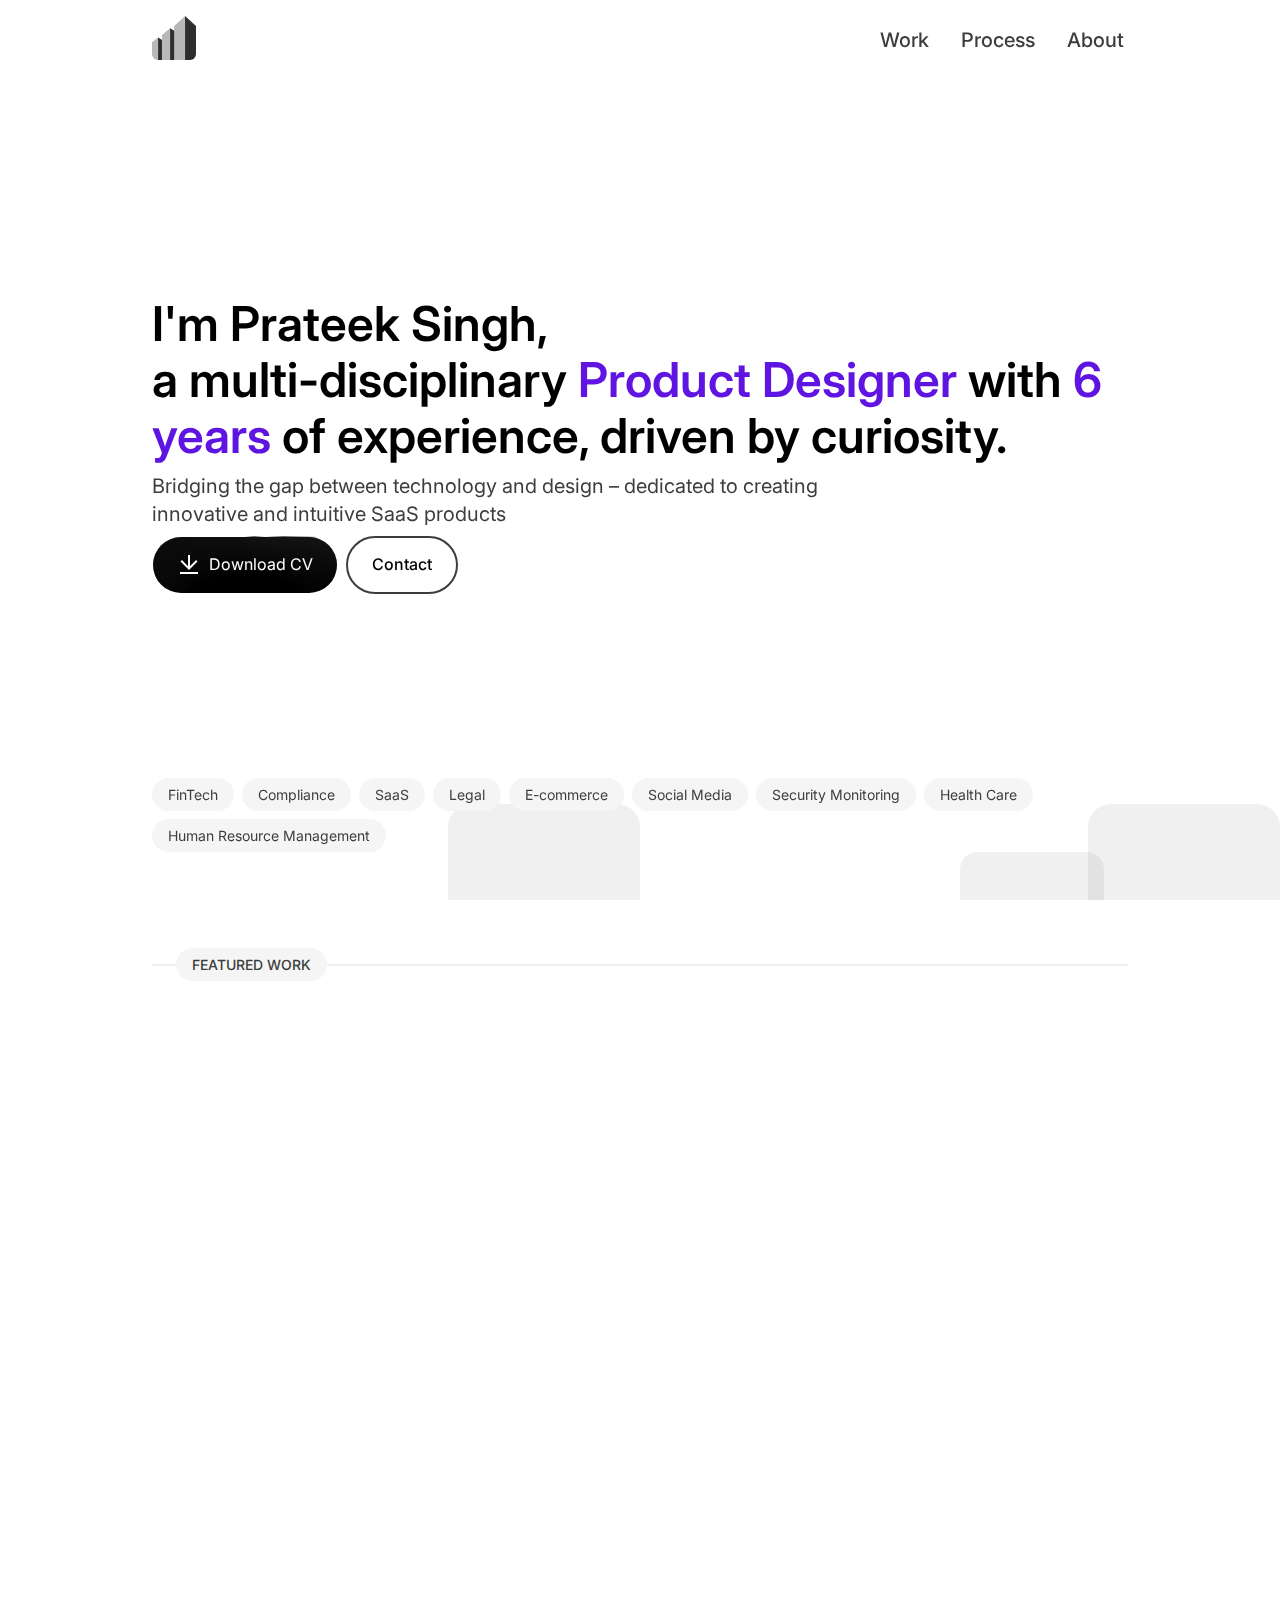
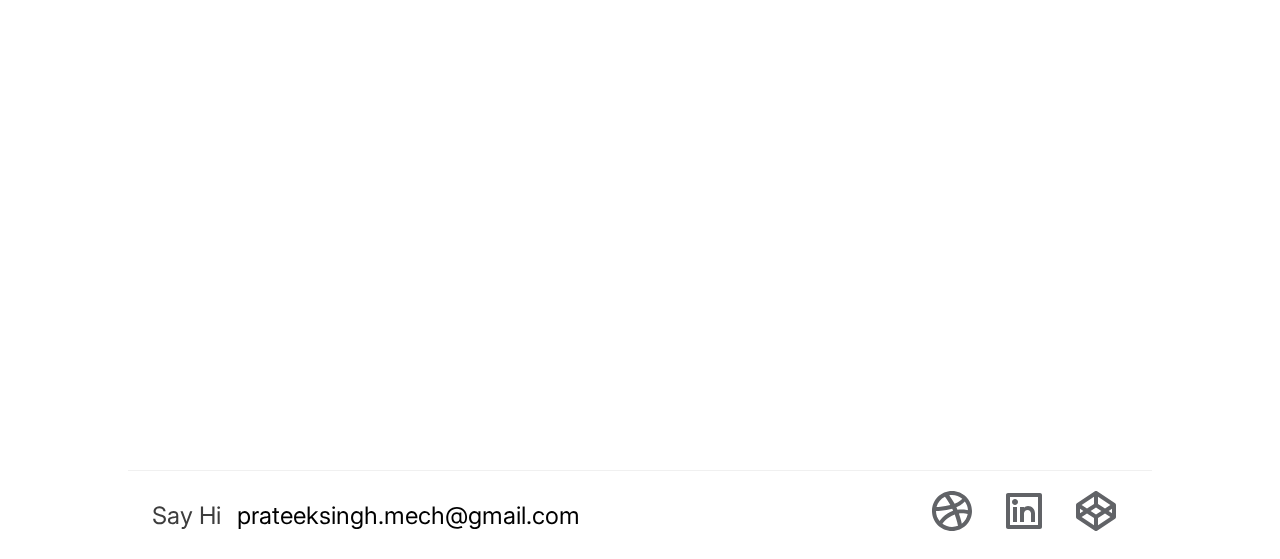
<file: index.html>
<!DOCTYPE html>
<html lang="en">
   <head>
      <meta charset="UTF-8" />
      <meta name="viewport" content="width=device-width, initial-scale=1.0" />
      <title>Prateek Singh | Product Designer & UI/UX Expert</title>
      <link
         rel="icon"
         type="image/png"
         href="/favicon-96x96.png"
         sizes="96x96"
      />
      <link rel="icon" type="image/svg+xml" href="/favicon.svg" />
      <link rel="shortcut icon" href="/favicon.ico" />
      <link
         rel="apple-touch-icon"
         sizes="180x180"
         href="/apple-touch-icon.png"
      />
      <!-- <link rel="manifest" href="/site.webmanifest" /> -->
      <meta
         property="og:title"
         content="Prateek Singh | Product Designer & UI/UX Expert"
      />
      <meta
         property="og:description"
         content="Explore Prateek’s portfolio showcasing innovative UI/UX and product design solutions. Case studies on SaaS, fintech, e-commerce, and custom dashboards."
      />
      <meta property="og:url" content="https://prateek.design" />
      <meta property="og:type" content="website" />
      <!-- <meta property="og:image" content="https://prateek.design/thumbnail.jpg"> -->
      <meta name="twitter:card" content="summary_large_image" />
      <meta
         name="twitter:title"
         content="Prateek | Product Designer & UI/UX Expert"
      />
      <meta
         name="twitter:description"
         content="A results-driven Product Designer creating intuitive UI/UX solutions. Explore detailed case studies and design work."
      />
      <!-- <meta name="twitter:image" content="https://prateek.design/thumbnail.jpg"> -->
      <link rel="preconnect" href="https://fonts.googleapis.com" />
      <link rel="preconnect" href="https://fonts.gstatic.com" crossorigin />
      <link
         href="https://fonts.googleapis.com/css2?family=Inter:ital,opsz,wght@0,14..32,100..900;1,14..32,100..900&display=swap"
         rel="stylesheet"
      />
      <link href="https://unpkg.com/aos@next/dist/aos.css" rel="stylesheet" />
      <link rel="stylesheet" href="style.css" />
   </head>
   <body>
      <header class="header">
         <div class="container">
            <div class="navbar">
               <a href="index.html" class="brands">
                  <img src="./assets/brands/Logo.svg" alt="logo" />
               </a>
               <nav class="nav">
                  <button class="nav__toggler">
                     <span class="nav__toggler--line"></span>
                     <span class="nav__toggler--line"></span>
                     <span class="nav__toggler--line"></span>
                  </button>
                  <div class="nav__wrapper">
                     <ul class="nav__list">
                        <li class="nav__list--item">
                           <a href="./pages/work.html">Work</a>
                        </li>
                        <li class="nav__list--item"><a href="">Process</a></li>
                        <li class="nav__list--item">
                           <a href="./pages/about.html">About</a>
                        </li>
                     </ul>
                  </div>
               </nav>
            </div>
         </div>
      </header>
      <main class="body">
         <div class="area">
            <ul class="circles">
               <li></li>
               <li></li>
               <li></li>
               <li></li>
               <li></li>
               <li></li>
               <li></li>
               <li></li>
               <li></li>
               <li></li>
            </ul>
         </div>
         <section class="hero">
            <div class="container">
               <div class="hero__content" data-aos="zoom-in">
                  <div class="hero__content--main">
                     <h1 class="hero__title">
                        I'm Prateek Singh,<br />
                        a multi-disciplinary
                        <span class="hero__highlight">Product Designer</span>
                        with <span class="hero__highlight">6 years</span> of
                        experience, driven by curiosity.
                     </h1>
                     <p class="hero__subtext">
                        Bridging the gap between technology and design –
                        dedicated to creating <br />
                        innovative and intuitive SaaS products
                     </p>
                     <div class="btn-group">
                        <button class="btn__CTA">
                           <img
                              src="./assets/icons/download-line.svg"
                              alt="download icon"
                           />
                           <span>Download CV</span>
                        </button>
                        <a class="btn__contact" href="mailto:prateeksingh.mech@gmail.com">Contact</a>
                     </div>
                  </div>
                  <div class="industry-tags">
                     <div class="industry-tags__tag"><p>FinTech</p></div>
                     <div class="industry-tags__tag"><p>Compliance</p></div>
                     <div class="industry-tags__tag"><p>SaaS</p></div>
                     <div class="industry-tags__tag"><p>Legal</p></div>
                     <div class="industry-tags__tag"><p>E-commerce</p></div>
                     <div class="industry-tags__tag"><p>Social Media</p></div>
                     <div class="industry-tags__tag">
                        <p>Security Monitoring</p>
                     </div>
                     <div class="industry-tags__tag"><p>Health Care</p></div>
                     <div class="industry-tags__tag">
                        <p>Human Resource Management</p>
                     </div>
                  </div>
               </div>
            </div>
         </section>
         <section class="work" id="work">
            <div class="container">
               <div class="section__content">
                  <div class="section">
                     <h2 class="section__title">Featured Work</h2>
                     <div class="section__divider"></div>
                  </div>
                  <ul class="work__list">
                     <li class="work__item work__item--one" data-aos="fade-up">
                        <a
                           href="./pages/private-equity.html"
                           class="work__item-anchor"
                        >
                           <div class="work__item-text">
                              <p class="work__item-company">Liquidity</p>
                              <h3 class="work__item-title">
                                 Private Equity Trading
                              </h3>
                              <p class="work__item-subtext">
                                 Trading platform enabling private stock
                                 trading, SBA (7a) loans, and auctions.
                              </p>
                              <button class="btn__read-more">
                                 <span>Read More</span>
                              </button>
                           </div>
                           <div class="work__img-wrapper">
                              <img
                                 src="./assets/images/LiquidityShowcase.png"
                                 alt="cover image"
                              />
                           </div>
                        </a>
                     </li>
                     <li class="work__item work__item--two" data-aos="fade-up">
                        <a
                           href="./pages/compliance.html"
                           class="work__item-anchor"
                        >
                           <div class="work__item-text">
                              <p class="work__item-company">Simplici</p>
                              <h3 class="work__item-title">
                                 User & Business Compliance
                              </h3>
                              <p class="work__item-subtext">
                                 Compliance platform specializing in KYC, KYB,
                                 Investor accreditation, and fund investment
                                 processes.
                              </p>
                              <button class="btn__read-more">
                                 <span>Read More</span>
                              </button>
                           </div>
                           <div class="work__img-wrapper">
                              <img
                                 src="./assets/images/SimpliciShowcase.png"
                                 alt="cover image"
                              />
                           </div>
                        </a>
                     </li>
                     <li
                        class="work__item work__item--three"
                        data-aos="fade-up"
                     >
                        <a href="./pages/esign.html" class="work__item-anchor">
                           <div class="work__item-text">
                              <p class="work__item-company">Simplici Sign</p>
                              <h3 class="work__item-title">
                                 Electronic Signing
                              </h3>
                              <p class="work__item-subtext">
                                 An electronic document signing tool for
                                 businesses and individuals.
                              </p>
                              <button class="btn__read-more">
                                 <span>Read More</span>
                              </button>
                           </div>
                           <div class="work__img-wrapper">
                              <img
                                 src="./assets/images/LiquidityShowcase.png"
                                 alt="cover image"
                              />
                           </div>
                        </a>
                     </li>
                     <li class="work__item work__item--four" data-aos="fade-up">
                        <a
                           href="./pages/reporting-dashboard.html"
                           class="work__item-anchor"
                        >
                           <div class="work__item-text">
                              <p class="work__item-company">
                                 Sparrow Marketing
                              </p>
                              <h3 class="work__item-title">Reporting Dev</h3>
                              <p class="work__item-subtext">
                                 A tool where users connect their backend data
                                 source to create personalized dashboards for
                                 themselves and their users.
                              </p>
                              <button class="btn__read-more">
                                 <span>Read More</span>
                              </button>
                           </div>
                           <div class="work__img-wrapper">
                              <img
                                 src="./assets/images/LiquidityShowcase.png"
                                 alt="cover image"
                              />
                           </div>
                        </a>
                     </li>
                     <li class="work__item work__item--five" data-aos="fade-up">
                        <a
                           href="./pages/captable.html"
                           class="work__item-anchor"
                        >
                           <div class="work__item-text">
                              <p class="work__item-company">Equity Table</p>
                              <h3 class="work__item-title">
                                 Capitalization Table
                              </h3>
                              <p class="work__item-subtext">
                                 A tool where users can manage private company
                                 capitalization table.
                              </p>
                              <button class="btn__read-more">
                                 <span>Read More</span>
                              </button>
                           </div>
                           <div class="work__img-wrapper">
                              <img
                                 src="./assets/images/LiquidityShowcase.png"
                                 alt="cover image"
                              />
                           </div>
                        </a>
                     </li>
                  </ul>
               </div>
            </div>
         </section>
         <section class="experience">
            <div class="container">
               <div class="section__content">
                  <div class="section">
                     <h2 class="section__title">Experience</h2>
                     <div class="section__divider"></div>
                  </div>
                  <div class="project-background__text" data-aos="zoom-in">
                     <h2 class="project-background__title">Experience</h2>
                     <div class="project-background__subtext">
                        <p>
                           My professional journey spans UI design and front-end
                           development, evolving into strategic product design
                           leadership. I've consistently focused on
                           user-centered solutions across diverse industries,
                           translating complex challenges into intuitive and
                           impactful digital experiences. My work emphasizes a
                           blend of creative problem-solving and data-driven
                           design.
                        </p>
                     </div>
                  </div>
                  <ul class="experience__list">
                     <li class="experience__item" data-aos="fade-up">
                        <div class="experience__company">
                           <img
                              class="experience__company--img"
                              src="./assets/brands/ComplianceInnovationIcon.svg"
                           />
                           <div class="experience__company--text">
                              <h4 class="experience__company--name">
                                 Compliance Innovation
                              </h4>
                              <p class="experience__period">
                                 3 years and counting
                              </p>
                           </div>
                        </div>
                        <ul class="experience__designations">
                           <li class="experience__designation">
                              <p class="experience__designation--title">
                                 Principal Product Designer
                              </p>
                              <span class="divider__circle"></span>
                              <p class="experience__designation--period">
                                 Apr 2023 - Now
                              </p>
                           </li>
                           <li class="experience__designation">
                              <p class="experience__designation--title">
                                 Product Designer
                              </p>
                              <span class="divider__circle"></span>
                              <p class="experience__designation--period">
                                 Mar 2022 - Mar 2023
                              </p>
                           </li>
                        </ul>
                     </li>
                     <li class="experience__item" data-aos="fade-up">
                        <div class="experience__company">
                           <img
                              class="experience__company--img"
                              src="./assets/brands/NixetIcon.svg"
                              alt="experience company icon"
                           />
                           <div class="experience__company--text">
                              <h4 class="experience__company--name">
                                 Nixet Technology
                              </h4>
                              <p class="experience__period">4 months</p>
                           </div>
                        </div>
                        <ul class="experience__designations">
                           <li class="experience__designation">
                              <p class="experience__designation--title">
                                 Product Designer
                              </p>
                              <span class="divider__circle"></span>
                              <p class="experience__designation--period">
                                 Nov 2021 - Mar 2022
                              </p>
                           </li>
                        </ul>
                     </li>
                     <li class="experience__item" data-aos="fade-up">
                        <div class="experience__company">
                           <img
                              class="experience__company--img"
                              src="./assets/brands/TechligentIcon.svg"
                              alt="experience company icon"
                           />
                           <div class="experience__company--text">
                              <h4 class="experience__company--name">
                                 Techligent Systems
                              </h4>
                              <p class="experience__period">2 years 3 months</p>
                           </div>
                        </div>
                        <ul class="experience__designations">
                           <li class="experience__designation">
                              <p class="experience__designation--title">
                                 UI Designer & Developer
                              </p>
                              <span class="divider__circle"></span>
                              <p class="experience__designation--period">
                                 Sep 2019 - Oct 2021
                              </p>
                           </li>
                        </ul>
                     </li>
                  </ul>
               </div>
            </div>
         </section>
      </main>
      <footer class="footer">
         <div class="container">
            <div class="footer__content">
               <div class="footer__mail d-flex">
                  <p class="footer__mail--hi">Say Hi</p>
                  <a href="mailto:prateeksingh.mech@gmail.com"
                     >prateeksingh.mech@gmail.com</a
                  >
               </div>
               <div class="footer__social">
                  <a
                     href="https://dribbble.com/renrevo"
                     target="_blank"
                     class="social-link"
                  >
                     <img
                        src="./assets/icons/dribbble-line.svg"
                        alt="dribbble icon"
                     />
                  </a>
                  <a
                     href="https://www.linkedin.com/in/renrevo/"
                     target="_blank"
                     class="social-link"
                  >
                     <img
                        src="./assets/icons/linkedin-box-line.svg"
                        alt="linkedin icon"
                     />
                  </a>
                  <a
                     href="https://codepen.io/renrevo"
                     target="_blank"
                     class="social-link"
                  >
                     <img
                        src="./assets/icons/codepen-line.svg"
                        alt="codepen icon"
                     />
                  </a>
               </div>
            </div>
         </div>
      </footer>
      <script src="script.js"></script>
      <script src="https://unpkg.com/aos@next/dist/aos.js"></script>
      <script>
         AOS.init();
         toggler();
      </script>
   </body>
</html>
</file>
<file: style.css>
*,
::before,
::after {
  box-sizing: border-box;
  padding: 0;
  margin: 0;
  font-family: "Inter", sans-serif;
}

a {
  text-decoration: none;
  color: inherit;
}

:root {
  --grey-100: hsl(0, 0%, 0%);
  --grey-90: hsl(0, 0%, 6%);
  --grey-80: hsl(0, 0%, 12%);
  --grey-70: hsl(0, 0%, 24%);
  --grey-60: hsl(0, 0%, 36%);
  --grey-50: hsl(0, 0%, 48%);
  --grey-40: hsl(0, 0%, 60%);
  --grey-30: hsl(0, 0%, 72%);
  --grey-20: hsl(0, 0%, 84%);
  --grey-10: hsl(0, 0%, 96%);
  --grey-0: hsl(0, 0%, 100%);
  --overlay-white-10: hsla(0, 0%, 100%, 0.06);
  --overlay-white-20: hsla(0, 0%, 100%, 0.12);
  --overlay-white-30: hsla(0, 0%, 100%, 0.24);
  --overlay-white-40: hsla(0, 0%, 100%, 0.36);
  --overlay-white-50: hsla(0, 0%, 100%, 0.48);
  --overlay-black-10: hsla(0, 0%, 0%, 0.06);
  --overlay-black-20: hsla(0, 0%, 0%, 0.12);
  --overlay-black-30: hsla(0, 0%, 0%, 0.24);
  --overlay-black-40: hsla(0, 0%, 0%, 0.36);
  --overlay-black-50: hsla(0, 0%, 0%, 0.48);
  --overlay-bg: var(--overlay-black-50);
  /* primary foundation */
  --primary-hue: 216;
  /* secondary foundation */
  --secondary-hue: 0;
  /* Light theme alias variables: These variables are used to define the color scheme for the light theme of the application. */
  --bg-color-100-light: var(--grey-0);
  --bg-color-90-light: var(--grey-10);
  --bg-color-invert-light: var(--grey-100);
  --text-color-100-light: var(--grey-100);
  --text-color-90-light: var(--grey-80);
  --text-color-80-light: var(--grey-70);
  --text-color-70-light: var(--grey-50);
  --text-color-invert-light: var(--grey-0);
  --overlay-color-10-light: var(--overlay-black-10);
  --overlay-color-20-light: var(--overlay-black-20);
  --overlay-color-30-light: var(--overlay-black-30);
  --overlay-color-40-light: var(--overlay-black-40);
  --overlay-color-50-light: var(--overlay-black-50);
  --border-color-10-light: var(--overlay-black-10);
  --border-color-20-light: var(--overlay-black-20);
  --border-color-30-light: var(--overlay-black-30);
  /* Dark theme alias variables are used to define colors for the dark mode of the website */
  --bg-color-100-dark: var(--grey-90);
  --bg-color-90-dark: var(--grey-80);
  --bg-color-invert-dark: var(--grey-0);
  --text-color-100-dark: var(--grey-0);
  --text-color-90-dark: var(--grey-20);
  --text-color-80-dark: var(--grey-30);
  --text-color-70-dark: var(--grey-50);
  --text-color-invert-dark: var(--grey-100);
  --overlay-color-10-dark: var(--overlay-white-10);
  --overlay-color-20-dark: var(--overlay-white-20);
  --overlay-color-30-dark: var(--overlay-white-30);
  --overlay-color-40-dark: var(--overlay-white-40);
  --overlay-color-50-dark: var(--overlay-white-50);
  --border-color-10-dark: var(--overlay-white-10);
  --border-color-20-dark: var(--overlay-white-20);
  --border-color-30-dark: var(--overlay-white-30);
  /* setting defaults */
  color-scheme: light;
  --bg-color-100: var(--bg-color-100-light);
  --bg-color-90: var(--bg-color-90-light);
  --bg-color-invert: var(--bg-color-invert-light);
  --text-color-100: var(--text-color-100-light);
  --text-color-90: var(--text-color-90-light);
  --text-color-80: var(--text-color-80-light);
  --text-color-70: var(--text-color-70-light);
  --text-color-invert: var(--text-color-invert-light);
  --overlay-color-10: var(--overlay-color-10-light);
  --overlay-color-20: var(--overlay-color-20-light);
  --overlay-color-30: var(--overlay-color-30-light);
  --overlay-color-40: var(--overlay-color-40-light);
  --overlay-color-50: var(--overlay-color-50-light);
  --border-color-10: var(--border-color-10-light);
  --border-color-20: var(--border-color-20-light);
  --border-color-30: var(--border-color-30-light);
  /* Shiny CTA */
  --shiny-cta-bg: var(--bg-color-invert);
  --shiny-cta-border-subtle: var(--border-color-20);
  --shiny-cta-text: var(--text-color-invert);
  --shiny-cta-highlight: hsl(0, 0%, 40%);
  --shiny-cta-highlight-subtle: hsl(0, 0%, 76%);
}

@media (prefers-color-scheme: light) {
  :root {
    color-scheme: light;
    --bg-color-100: var(--bg-color-100-light);
    --bg-color-90: var(--bg-color-90-light);
    --bg-color-invert: var(--bg-color-invert-light);
    --text-color-100: var(--text-color-100-light);
    --text-color-90: var(--text-color-90-light);
    --text-color-80: var(--text-color-80-light);
    --text-color-70: var(--text-color-70-light);
    --text-color-invert: var(--text-color-invert-light);
    --overlay-color-10: var(--overlay-color-10-light);
    --overlay-color-20: var(--overlay-color-20-light);
    --overlay-color-30: var(--overlay-color-30-light);
    --overlay-color-40: var(--overlay-color-40-light);
    --overlay-color-50: var(--overlay-color-50-light);
    --border-color-10: var(--border-color-10-light);
    --border-color-20: var(--border-color-20-light);
    --border-color-30: var(--border-color-30-light);
  }
}
/* This block defines the color variables for the light theme */
[color-scheme=light] {
  color-scheme: light;
  --bg-color-100: var(--bg-color-100-light);
  --bg-color-90: var(--bg-color-90-light);
  --bg-color-invert: var(--bg-color-invert-light);
  --text-color-100: var(--text-color-100-light);
  --text-color-90: var(--text-color-90-light);
  --text-color-80: var(--text-color-80-light);
  --text-color-70: var(--text-color-70-light);
  --text-color-invert: var(--text-color-invert-light);
  --overlay-color-10: var(--overlay-color-10-light);
  --overlay-color-20: var(--overlay-color-20-light);
  --overlay-color-30: var(--overlay-color-30-light);
  --overlay-color-40: var(--overlay-color-40-light);
  --overlay-color-50: var(--overlay-color-50-light);
  --border-color-10: var(--border-color-10-light);
  --border-color-20: var(--border-color-20-light);
  --border-color-30: var(--border-color-30-light);
}

/* This block defines the color variables for the dark theme */
[color-scheme=dark] {
  color-scheme: dark;
  --bg-color-100: var(--bg-color-100-dark);
  --bg-color-90: var(--bg-color-90-dark);
  --bg-color-invert: var(--bg-color-invert-dark);
  --text-color-100: var(--text-color-100-dark);
  --text-color-90: var(--text-color-90-dark);
  --text-color-80: var(--text-color-80-dark);
  --text-color-70: var(--text-color-70-dark);
  --text-color-invert: var(--text-color-invert-dark);
  --overlay-color-10: var(--overlay-color-10-dark);
  --overlay-color-20: var(--overlay-color-20-dark);
  --overlay-color-30: var(--overlay-color-30-dark);
  --overlay-color-40: var(--overlay-color-40-dark);
  --overlay-color-50: var(--overlay-color-50-dark);
  --border-color-10: var(--border-color-10-dark);
  --border-color-20: var(--border-color-20-dark);
  --border-color-30: var(--border-color-30-dark);
}

/* The .d-flex class is used to apply flexbox layout to an element */
.d-flex {
  display: flex;
}

/* The .d-grid class is used to apply a CSS Grid layout to an element */
.d-grid {
  display: grid;
}

/* The .container class is used to center the content and set a maximum width */
.container {
  max-width: 64rem;
  margin: 0 auto;
}

.brand {
  display: flex;
  align-items: center;
  gap: 1rem;
}
.brand > img {
  height: 3rem;
  border-radius: 0.5rem;
}
.brand > p {
  font-size: 1.25rem;
  font-weight: 500;
  color: var(--text-color-100);
}

.header {
  -webkit-backdrop-filter: blur(2rem);
          backdrop-filter: blur(2rem);
  display: block;
  position: sticky;
  top: 0;
  z-index: 1;
}

.navbar {
  display: flex;
  align-items: center;
  padding: 1rem;
}

.nav {
  order: 2;
  margin-left: auto;
  /*close icon*/
}
.nav__toggler {
  position: relative;
  padding: 0.5rem;
  display: grid;
  justify-content: center;
  align-content: space-evenly;
  width: 3rem;
  height: 3rem;
  background-color: transparent;
  border: none;
  cursor: pointer;
  z-index: 3;
  outline: none;
}
.nav__toggler--line {
  display: block;
  width: 30px;
  height: 3px;
  background-color: #222;
  /*from hamburger to cross*/
  transition: 0.4s;
}
.nav__toggler--line:first-child {
  margin-top: unset;
}
.nav__cross .nav__toggler--line:nth-child(1) {
  transform: rotate(-45deg) translate(-9px, 6px);
}
.nav__cross .nav__toggler--line:nth-child(2) {
  opacity: 0;
}
.nav__cross .nav__toggler--line:nth-child(3) {
  transform: rotate(45deg) translate(-7px, -5px);
}
.nav__wrapper {
  position: fixed;
  top: 0;
  right: 0;
  width: 100%;
  height: 100dvh;
  display: grid;
  padding-top: 6.5rem;
  padding-bottom: 1.5rem;
  background-color: var(--bg-color-100);
  will-change: transform;
  transition: transform 0.48s ease-in-out;
  transform: translateY(-100%);
}
.nav__active {
  transform: translateY(0%);
}
.nav__list {
  display: flex;
  flex-direction: column;
}
.nav__list--item {
  list-style: none;
  display: flex;
  font-size: 3rem;
  font-weight: 500;
}
.nav__list--item > a {
  text-decoration: none;
  width: 100%;
  color: var(--text-color-80);
  padding: 0.25rem 1.5rem;
}
.nav__list--item > a:hover {
  background-color: var(--overlay-color-10);
}

.btn {
  border: none;
}
.btn-group {
  display: flex;
  gap: 0.5rem;
}
.btn__CTA {
  display: flex;
  gap: 0.5rem;
  --animation: gradient-angle linear infinite;
  --duration: 3s;
  --shadow-size: 2px;
  isolation: isolate;
  position: relative;
  overflow: hidden;
  cursor: pointer;
  outline-offset: 4px;
  padding: 1rem 1.5rem;
  font-family: inherit;
  font-size: 1rem;
  line-height: 1.2;
  border: 1px solid transparent;
  border-radius: 360px;
  color: var(--shiny-cta-text);
  background: linear-gradient(var(--shiny-cta-bg), var(--shiny-cta-bg)) padding-box, conic-gradient(from calc(var(--gradient-angle) - var(--gradient-angle-offset)), transparent, var(--shiny-cta-highlight) var(--gradient-percent), var(--gradient-shine) calc(var(--gradient-percent) * 2), var(--shiny-cta-highlight) calc(var(--gradient-percent) * 3), transparent calc(var(--gradient-percent) * 4)) border-box;
  box-shadow: inset 0 0 0 1px var(--shiny-cta-border-subtle);
  width: -moz-fit-content;
  width: fit-content;
}
.btn__CTA > span {
  white-space: nowrap;
  display: flex;
  align-items: center;
}
.btn__CTA::before, .btn__CTA::after,
.btn__CTA span::before {
  content: "";
  pointer-events: none;
  position: absolute;
  inset-inline-start: 50%;
  inset-block-start: 50%;
  translate: -50% -50%;
  z-index: -1;
}
.btn__CTA:active {
  translate: 0 1px;
}
.btn__contact, .btn__read-more {
  cursor: pointer;
  display: flex;
  gap: 0.5rem;
  padding: 1rem 1.5rem;
  color: var(--text-color-100);
  font-size: 1rem;
  font-weight: 500;
  width: -moz-fit-content;
  width: fit-content;
  white-space: nowrap;
  border: 2px solid var(--text-color-80);
  border-radius: 10rem;
  background-color: transparent;
  transition: background-color 0.48s ease-in-out, color 0.48s ease-in-out;
}
.btn__contact:hover, .btn__read-more:hover {
  background-color: var(--bg-color-invert);
  color: var(--text-color-invert);
}
.btn__read-more {
  margin-top: 0.5rem;
}

.area {
  width: 100%;
  height: 100dvh;
  position: fixed;
  inset: 0;
  z-index: -1;
}

.circles {
  position: absolute;
  top: 0;
  left: 0;
  width: 100%;
  height: 100%;
  overflow: hidden;
}

.circles li {
  position: absolute;
  display: block;
  list-style: none;
  width: 1.5rem;
  height: 1.5rem;
  background: var(--overlay-color-10);
  animation: animate 12s linear infinite;
  bottom: -6rem;
  border-radius: 12%;
}

.circles li:nth-child(1) {
  left: 25%;
  width: 6rem;
  height: 6rem;
  animation-delay: 0s;
}

.circles li:nth-child(2) {
  left: 10%;
  width: 1rem;
  height: 1rem;
  animation-delay: 2s;
  animation-duration: 12s;
}

.circles li:nth-child(3) {
  left: 70%;
  width: 1.25rem;
  height: 1.25rem;
  animation-delay: 2s;
}

.circles li:nth-child(4) {
  left: 40%;
  width: 60px;
  height: 60px;
  animation-delay: 0s;
  animation-duration: 18s;
}

.circles li:nth-child(5) {
  left: 65%;
  width: 1.25rem;
  height: 1.25rem;
  animation-delay: 1s;
}

.circles li:nth-child(6) {
  left: 75%;
  width: 9rem;
  height: 9rem;
  animation-delay: 2s;
}

.circles li:nth-child(7) {
  left: 35%;
  width: 12rem;
  height: 12rem;
  animation-delay: 1s;
}

.circles li:nth-child(8) {
  left: 50%;
  width: 1.5rem;
  height: 1.5rem;
  animation-delay: 2s;
  animation-duration: 45s;
}

.circles li:nth-child(9) {
  left: 20%;
  width: 1rem;
  height: 1rem;
  animation-delay: 1s;
  animation-duration: 35s;
}

.circles li:nth-child(10) {
  left: 85%;
  width: 12rem;
  height: 12rem;
  animation-delay: 0s;
  animation-duration: 11s;
}

@keyframes animate {
  0% {
    transform: translateY(0) rotate(0deg);
    opacity: 1;
  }
  100% {
    transform: translateY(-1000px) rotate(720deg);
    opacity: 0;
  }
}
.hero__content {
  height: calc(100dvh - 5rem);
  display: flex;
  flex-direction: column;
  padding: 1.5rem 1rem;
  justify-content: center;
  gap: 1.5rem;
}
.hero__content--main {
  display: flex;
  flex-direction: column;
  justify-content: center;
  height: 100%;
  gap: 0.5rem;
}
.hero__title {
  font-size: 2rem;
  line-height: 2.25rem;
  font-weight: 600;
  color: var(--text-color-100);
}
.hero__highlight {
  color: #5f14e1;
}
.hero__subtext {
  font-size: 1rem;
  line-height: 1.5rem;
  font-weight: 400;
  color: var(--text-color-80);
}
.hero-work__content {
  height: calc(40vh - 5rem);
  display: flex;
  flex-direction: column;
  padding: 2rem 1rem;
  justify-content: center;
  gap: 1.5rem;
}
.hero-work__content--main {
  display: flex;
  flex-direction: column;
  justify-content: flex-end;
  height: 100%;
  gap: 0.5rem;
}
.hero-work__title {
  font-size: 2rem;
  line-height: 2.25rem;
  font-weight: 600;
  color: var(--text-color-100);
}

/* Shiny CTA */
@property --gradient-angle {
  syntax: "<angle>";
  initial-value: 0deg;
  inherits: false;
}
@property --gradient-angle-offset {
  syntax: "<angle>";
  initial-value: 0deg;
  inherits: false;
}
@property --gradient-percent {
  syntax: "<percentage>";
  initial-value: 5%;
  inherits: false;
}
@property --gradient-shine {
  syntax: "<color>";
  initial-value: white;
  inherits: false;
}
/* Dots pattern */
.btn__CTA::before {
  --size: calc(100% - var(--shadow-size) * 0.25);
  --position: 2px;
  --space: calc(var(--position) * 2);
  width: var(--size);
  height: var(--size);
  background: radial-gradient(circle at var(--position) var(--position), var(--text-color-invert) calc(var(--position) / 4), transparent 0) padding-box;
  background-size: var(--space) var(--space);
  background-repeat: space;
  -webkit-mask-image: conic-gradient(from calc(var(--gradient-angle) + 45deg), black, transparent 10% 90%, black);
          mask-image: conic-gradient(from calc(var(--gradient-angle) + 45deg), black, transparent 10% 90%, black);
  border-radius: inherit;
  opacity: 0.4;
  z-index: -1;
}

/* Inner shimmer */
.btn__CTA::after {
  --animation: shimmer linear infinite;
  width: 100%;
  aspect-ratio: 1;
  background: linear-gradient(-50deg, transparent, var(--shiny-cta-highlight), transparent);
  -webkit-mask-image: radial-gradient(circle at bottom, transparent 40%, rgb(0, 0, 0));
          mask-image: radial-gradient(circle at bottom, transparent 40%, rgb(0, 0, 0));
  opacity: 0.6;
}

.btn__CTA span {
  z-index: 1;
}
.btn__CTA span::before {
  --size: calc(100% + 1rem);
  width: var(--size);
  height: var(--size);
  box-shadow: inset 0 -1ex 2rem 4px var(--shiny-cta-highlight);
  opacity: 0;
}

/* Animate */
.btn__CTA {
  --transition: 800ms cubic-bezier(0.25, 1, 0.5, 1);
  transition: var(--transition);
  transition-property: --gradient-angle-offset, --gradient-percent, --gradient-shine;
}
.btn__CTA, .btn__CTA::before, .btn__CTA::after {
  animation: var(--animation) var(--duration), var(--animation) calc(var(--duration) / 0.4) reverse paused;
  animation-composition: add;
}
.btn__CTA span::before {
  transition: opacity var(--transition);
  animation: calc(var(--duration) * 1.5) breathe linear infinite;
}

.shiny-cta:is(:hover, :focus-visible) {
  --gradient-percent: 20%;
  --gradient-angle-offset: 95deg;
  --gradient-shine: var(--shiny-cta-highlight-subtle);
}
.shiny-cta:is(:hover, :focus-visible), .shiny-cta:is(:hover, :focus-visible)::before, .shiny-cta:is(:hover, :focus-visible)::after {
  animation-play-state: running;
}
.shiny-cta:is(:hover, :focus-visible) span::before {
  opacity: 1;
}

@keyframes gradient-angle {
  to {
    --gradient-angle: 360deg;
  }
}
@keyframes shimmer {
  to {
    rotate: 360deg;
  }
}
@keyframes breathe {
  from, to {
    scale: 1;
  }
  50% {
    scale: 1.2;
  }
}
.industry-tags {
  display: flex;
  gap: 0.5rem;
  flex-wrap: wrap;
}
.industry-tags__tag {
  width: -moz-fit-content;
  width: fit-content;
  font-size: 0.875rem;
  padding: 0.5rem 1rem;
  background-color: var(--bg-color-90);
  border-radius: 10rem;
  color: var(--text-color-80);
}
.industry-tags__tag--green {
  background-color: hsl(132, 72%, 78%);
}

.section {
  position: relative;
}
.section__content {
  padding: 1.5rem 1rem;
  display: grid;
  gap: 1.5rem;
}
.section__title {
  font-size: 0.875rem;
  font-weight: 500;
  color: var(--text-color-80);
  padding: 0.5rem 1rem;
  background-color: var(--bg-color-90);
  width: -moz-fit-content;
  width: fit-content;
  border-radius: 10rem;
  text-transform: uppercase;
  margin-left: 1rem;
}
.section__divider {
  width: 100%;
  height: 2px;
  background-color: var(--border-color-10);
  margin: 0 auto;
  position: absolute;
  top: 50%;
  transform: translateY(-50%);
  z-index: -1;
}

.divider__circle {
  display: inline-block;
  width: 0.25rem;
  height: 0.25rem;
  background-color: var(--overlay-color-50);
  border-radius: 10rem;
}

.experience__list {
  display: grid;
  gap: 1rem;
}
.experience__item {
  list-style: none;
  display: grid;
  gap: 0.5rem;
}
.experience__company {
  display: flex;
  gap: 1rem;
  align-items: center;
}
.experience__company--img {
  width: 3.5rem;
  height: 3.5rem;
  background-color: var(--bg-color-90);
  border-radius: 0.5rem;
  display: block;
}
.experience__company--text {
  display: grid;
  gap: 0.25rem;
}
.experience__company--name {
  font-size: 1.25rem;
  line-height: 1.75rem;
  font-weight: 500;
  color: var(--text-color-100);
}
.experience__period {
  color: var(--text-color-70);
  line-height: 1.5rem;
}
.experience__designations {
  display: grid;
  gap: 0.5rem;
}
.experience__designation {
  display: flex;
  flex-direction: column;
  gap: 0.25rem;
}
.experience__designation > span {
  display: none;
}
.experience__designation--title {
  color: var(--text-color-90);
}
.experience__designation--period {
  color: var(--text-color-70);
}

.parallax {
  align-content: center;
  align-items: center;
  background-color: var(--bg-color-90);
  display: flex;
  flex: none;
  flex-direction: row;
  flex-wrap: nowrap;
  gap: 10px;
  height: 60vh;
  justify-content: center;
  max-width: 100%;
  overflow: hidden;
  padding: 0;
  position: relative;
  width: 100%;
}
.parallax__wrapper {
  will-change: transform;
  opacity: 1;
  transform: none;
  flex: none;
  height: 100%;
  position: absolute;
  left: 0;
  right: 0;
}
.parallax__img {
  position: absolute;
  border-radius: inherit;
  inset: 0;
  perspective: 1px;
  transform-style: preserve-3d;
}
.parallax__img > img {
  display: block;
  width: 100%;
  height: 100%;
  border-radius: inherit;
  -o-object-position: center;
     object-position: center;
  -o-object-fit: cover;
     object-fit: cover;
  transform: translateZ(-1px) scale(2);
}

.work__list {
  display: grid;
  gap: 2rem;
}
.work__item {
  list-style: none;
  width: 100%;
  border-radius: 1rem;
  overflow: hidden;
}
.work__item--one {
  background: linear-gradient(90deg, #afedfd 0%, #dbd9f2 100%);
}
.work__item--two {
  background: linear-gradient(90deg, #f3e7e9 0%, #e3eeff 99%, #e3eeff 100%);
}
.work__item--three {
  background: linear-gradient(90deg, #abecd6 0%, #fbed96 100%);
}
.work__item--four {
  background: linear-gradient(90deg, #dfe9f3 0%, #fff 100%);
}
.work__item--five {
  background-image: linear-gradient(-225deg, #E3FDF5 0%, #FFE6FA 100%);
}
.work__item--six {
  background: linear-gradient(90deg, #fdfcfb 0%, #e2d1c3 100%);
}
.work__item--seven {
  background: linear-gradient(90deg, #b7f5e6 0%, #edd2f9 48%, #bcb4f9 100%);
}
.work__item--eight {
  background: linear-gradient(90deg, #ffecd2 0%, #fcb69f 100%);
}
.work__item--nine {
  background-image: linear-gradient(to top, #dad4ec 0%, #dad4ec 1%, #f3e7e9 100%);
}
.work__item-anchor {
  display: flex;
  flex-direction: column;
}
.work__item-anchor:hover > .work__img-wrapper {
  transform: scale3d(1.05, 1.05, 1.05);
  transition: transform 0.24s ease-in-out;
}
.work__item-text {
  width: 100%;
  align-self: flex-end;
  padding: 1.5rem;
  display: grid;
  gap: 0.5rem;
}
.work__item-company {
  font-size: 1rem;
  font-weight: 500;
  color: var(--text-color-70);
}
.work__item-title {
  font-size: 1.5rem;
  font-weight: 600;
  color: var(--text-color-100);
}
.work__item-subtext {
  font-size: 1rem;
  font-weight: 500;
  color: var(--text-color-80);
}
.work__img-wrapper {
  margin-left: 1.5rem;
  margin-right: 1.5rem;
}
.work__img-wrapper > img {
  display: block;
  width: 100%;
  -o-object-fit: contain;
     object-fit: contain;
  -o-object-position: right;
     object-position: right;
  max-height: 24rem;
}

.project-detail__content, .project-background__content {
  display: grid;
  gap: 1.5rem;
  padding: 1.5rem 1rem;
}
.project-detail__text, .project-background__text {
  display: grid;
  gap: 0.5rem;
}
.project-detail__title, .project-background__title {
  font-size: 2rem;
  line-height: 2.5rem;
  font-weight: 600;
  color: var(--text-color-100);
}
.project-detail__subtext, .project-background__subtext {
  color: var(--text-color-80);
  font-size: 1rem;
  line-height: 1.5rem;
}
.project-detail__card, .project-background__card {
  display: grid;
  gap: 1.5rem;
  background-color: var(--bg-color-90);
  border-radius: 0.5rem;
}
.project-detail__item, .project-background__item {
  list-style: none;
  padding-top: 0.5rem;
  padding-bottom: 0.5rem;
}
.project-detail__item:nth-child(n+2), .project-background__item:nth-child(n+2) {
  border-top: 1px solid var(--border-color-10);
}
.project-detail__item:last-child, .project-background__item:last-child {
  padding-bottom: unset;
}
.project-detail__item > label, .project-background__item > label {
  color: var(--text-color-80);
}
.project-detail__item > p, .project-background__item > p {
  color: var(--text-color-90);
  font-weight: 500;
  margin-top: 0.25rem;
}
.project-detail__card {
  padding: 1.5rem 1rem;
}
.project-background__cards {
  display: flex;
  gap: 1rem;
  overflow-x: scroll;
  scrollbar-width: none;
}
.project-background__card {
  position: relative;
  min-width: 90%;
}
.project-background__img {
  max-height: 18rem;
  position: relative;
  z-index: 1;
}
.project-background__img > img {
  -o-object-fit: contain;
     object-fit: contain;
  width: 100%;
  height: 100%;
  display: block;
}
.project-background__number {
  font-size: 9rem;
  line-height: 9rem;
  font-weight: 700;
  color: var(--overlay-color-20);
  position: absolute;
  bottom: 1.5rem;
  left: 1.5rem;
}
.project-background__description {
  font-size: 1.25rem;
  font-weight: 500;
  color: var(--text-color-90);
  padding: 1.5rem 1rem 0 1rem;
}

.footer__content {
  padding: 1rem;
  border-top: 1px solid var(--border-color-10);
  overflow: hidden;
  display: grid;
  gap: 1rem;
}
.footer__mail {
  gap: 0.5rem;
  font-size: 1rem;
}
.footer__mail--hi {
  color: var(--text-color-80);
  white-space: nowrap;
}

.social-link {
  border: none;
  font-size: 2rem;
  padding: 0.5rem;
  border-radius: 0.25rem;
  color: var(--text-color-90);
  background-color: transparent;
  opacity: 0.8;
}
.social-link:hover {
  opacity: 1;
  transition: opacity 0.24s ease-in-out;
}

@media (min-width: 48rem) {
  .hero__content, .hero-work__content {
    padding: 3rem 1.5rem;
    gap: 1rem;
  }
  .hero__title, .hero-work__title {
    font-size: 2.5rem;
    line-height: 3rem;
  }
  .hero__subtext, .hero-work__subtext {
    font-size: 1.25rem;
    line-height: 1.75rem;
  }
  .section__content {
    padding: 3rem 1.5rem;
    gap: 2rem;
  }
  .section__title {
    margin-left: 1.5rem;
  }
  .experience__item {
    grid-template-columns: 1fr 1fr;
    gap: 3rem;
  }
  .experience__designation {
    flex-direction: unset;
    align-items: center;
    gap: 0.5rem;
  }
  .experience__designation > span {
    display: block;
  }
  .work__item-anchor {
    flex-direction: unset;
    height: 24rem;
  }
  .work__item-text {
    padding: 2.5rem;
  }
  .work__img-wrapper {
    margin-left: unset;
    margin-top: 2.5rem;
    margin-right: 2.5rem;
  }
  .work__img-wrapper > img {
    width: unset;
    height: 100%;
  }
  .project-detail__content, .project-background__content {
    padding: 3rem 1.5rem;
  }
  .project-detail__text, .project-background__text {
    grid-template-columns: 1fr 1fr;
    gap: 3rem;
  }
  .project-detail__title, .project-background__title {
    font-size: 2.5rem;
    line-height: 4rem;
  }
  .project-detail__card, .project-background__card {
    grid-template-columns: 1fr 1fr;
    gap: 3rem;
  }
  .project-detail__card {
    padding: 2rem;
  }
  .project-background__cards {
    gap: 1.5rem;
  }
  .project-background__img {
    max-height: 24rem;
  }
  .project-background__description {
    padding: 2rem 0 2rem 2rem;
  }
  .project-background__number {
    left: 2rem;
    bottom: 2rem;
  }
  .footer__content {
    padding: 1rem 1.5rem;
    display: flex;
    justify-content: space-between;
    align-items: center;
    gap: 0.5rem;
  }
  .footer__mail {
    gap: 1rem;
    font-size: 1.5rem;
  }
}
@media (min-width: 64rem) {
  .btn__contact {
    margin-left: unset;
  }
  .navbar {
    padding: 1rem 1.5rem;
    justify-content: space-between;
  }
  .nav {
    order: unset;
  }
  .nav__toggler {
    display: none;
  }
  .nav__wrapper {
    position: unset;
    display: block;
    padding: unset;
    background-color: unset;
    height: unset;
    transform: translateY(0);
  }
  .nav__list {
    flex-direction: row;
    gap: 1.5rem;
    position: static;
    background-color: transparent;
    inset: unset;
  }
  .nav__list--item {
    font-size: 1.25rem;
  }
  .nav__list--item > a {
    padding: 0 0.25rem;
    transition: all 0.24s ease-in-out;
  }
  .nav__list--item > a:hover {
    border-bottom: 2px solid var(--text-color-100);
    background-color: unset;
  }
  .hero-work__content {
    padding: 2rem 1.5rem;
    gap: 1rem;
  }
  .hero__title, .hero-work__title {
    font-size: 3rem;
    line-height: 3.5rem;
  }
}/*# sourceMappingURL=style.css.map */
</file>
